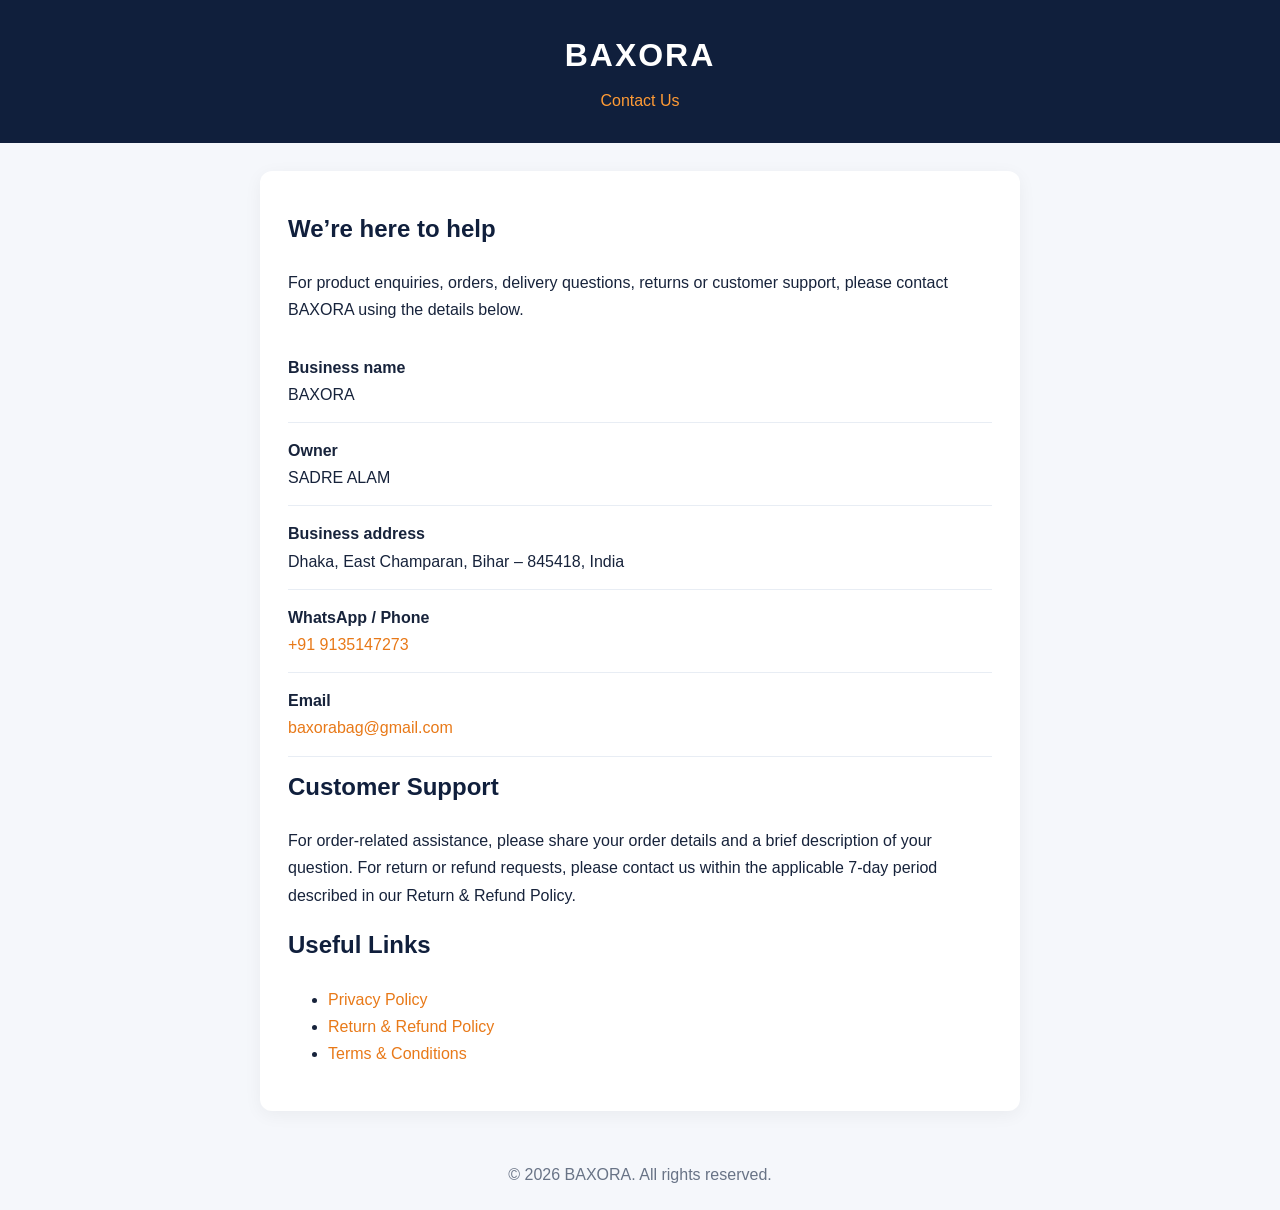
<file: contact.html>
<!DOCTYPE html>
<html lang="en">
<head>
  <meta charset="UTF-8">
  <meta name="viewport" content="width=device-width, initial-scale=1.0">
  <meta name="description" content="Contact BAXORA for product enquiries, orders and customer support.">
  <title>Contact Us | BAXORA</title>
  <style>
    *{box-sizing:border-box}body{margin:0;font-family:Arial,sans-serif;background:#f5f7fb;color:#17233b;line-height:1.7}
    header{background:#101f3c;color:#fff;text-align:center;padding:28px 16px}header h1{margin:0;letter-spacing:2px}header p{color:#ff9b35;margin:5px 0 0}
    main{max-width:760px;margin:28px auto;padding:28px;background:#fff;border-radius:12px;box-shadow:0 4px 18px #0000000d}
    h2{color:#101f3c;margin-top:10px}a{color:#e87918;text-decoration:none}a:hover{text-decoration:underline}
    .contact-item{padding:14px 0;border-bottom:1px solid #e8edf4}footer{text-align:center;padding:22px;color:#687386}
    @media(max-width:600px){main{margin:14px;padding:20px;border-radius:0}header{padding:22px 12px}}
  </style>
</head>
<body>
<header><h1>BAXORA</h1><p>Contact Us</p></header>
<main>
  <h2>We’re here to help</h2>
  <p>For product enquiries, orders, delivery questions, returns or customer support, please contact BAXORA using the details below.</p>

  <div class="contact-item">
    <strong>Business name</strong><br>
    BAXORA
  </div>
  <div class="contact-item">
    <strong>Owner</strong><br>
    SADRE ALAM
  </div>
  <div class="contact-item">
    <strong>Business address</strong><br>
    Dhaka, East Champaran, Bihar – 845418, India
  </div>
  <div class="contact-item">
    <strong>WhatsApp / Phone</strong><br>
    <a href="https://wa.me/919135147273">+91 9135147273</a>
  </div>
  <div class="contact-item">
    <strong>Email</strong><br>
    <a href="mailto:baxorabag@gmail.com">baxorabag@gmail.com</a>
  </div>

  <h2>Customer Support</h2>
  <p>For order-related assistance, please share your order details and a brief description of your question. For return or refund requests, please contact us within the applicable 7-day period described in our Return & Refund Policy.</p>

  <h2>Useful Links</h2>
  <ul>
    <li><a href="privacy.html">Privacy Policy</a></li>
    <li><a href="return-refund.html">Return & Refund Policy</a></li>
    <li><a href="terms.html">Terms & Conditions</a></li>
  </ul>
</main>
<footer>© 2026 BAXORA. All rights reserved.</footer>
</body>
</html>
</file>
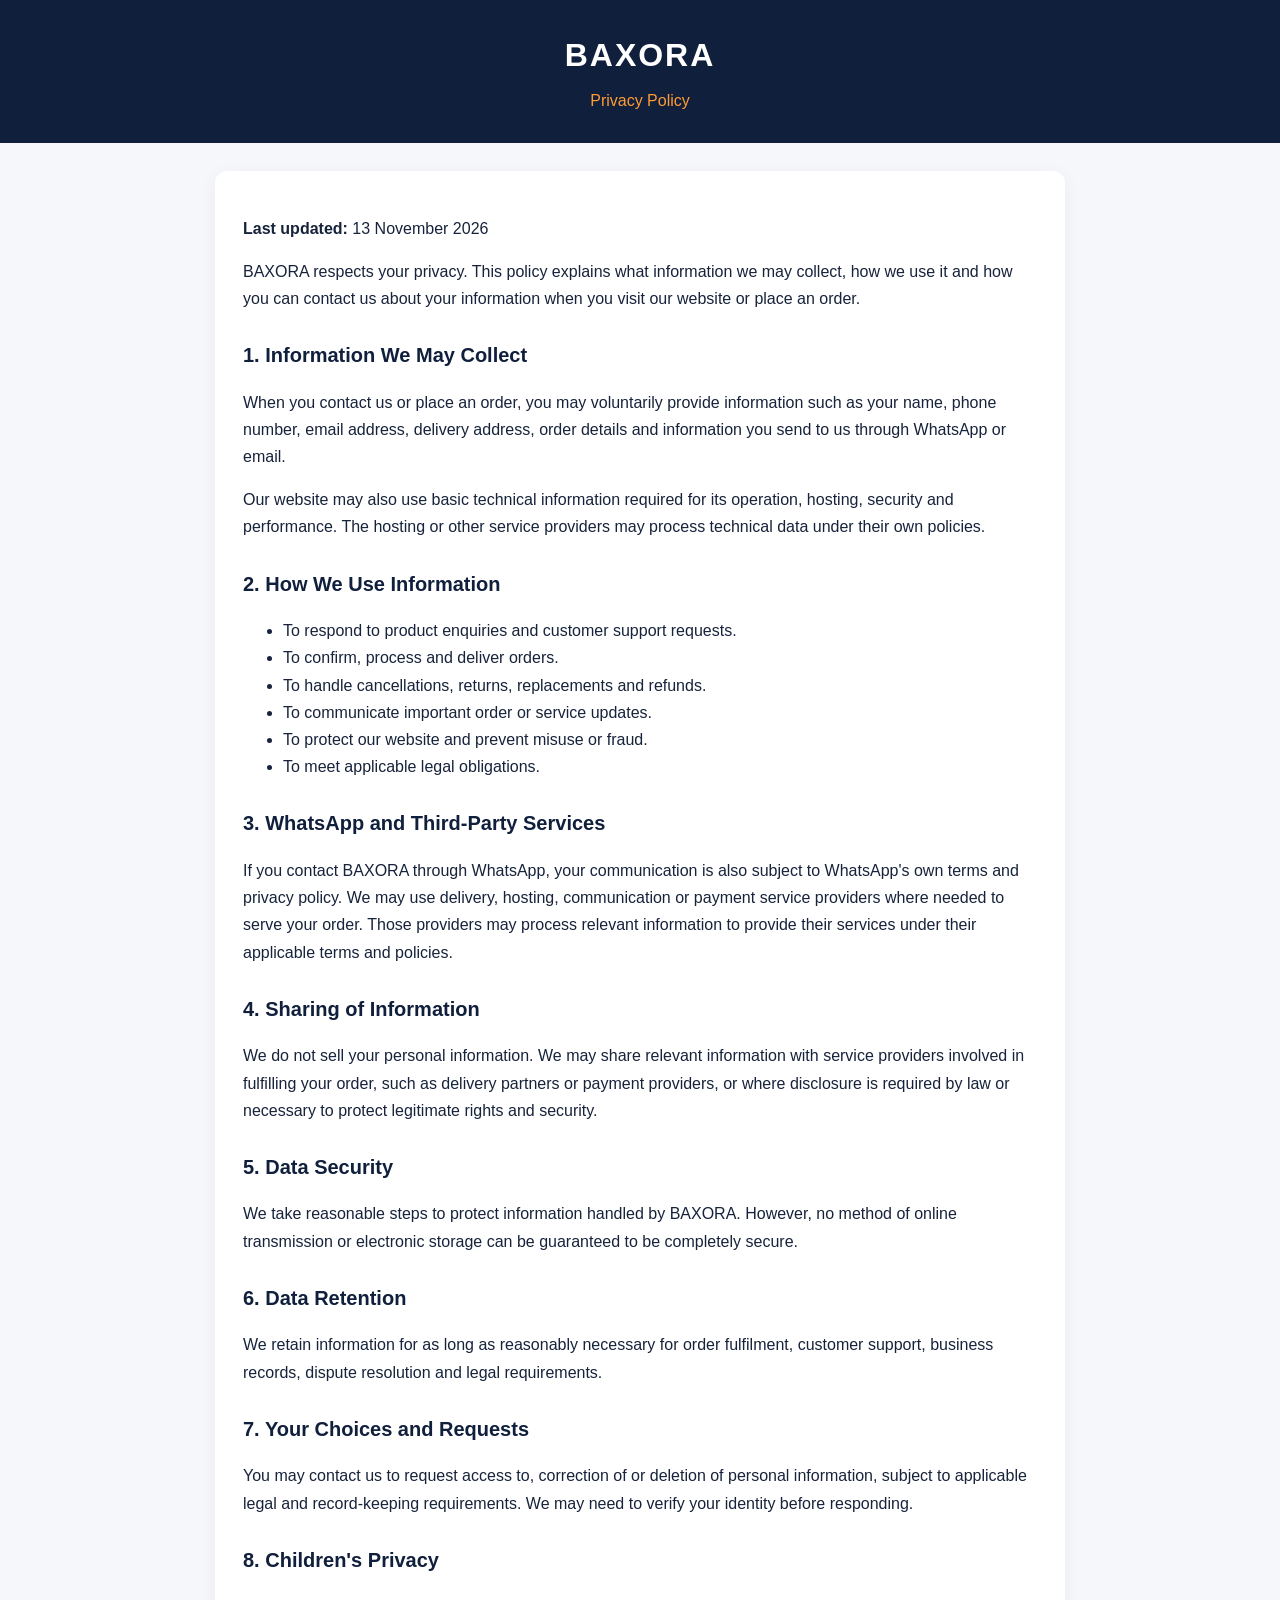
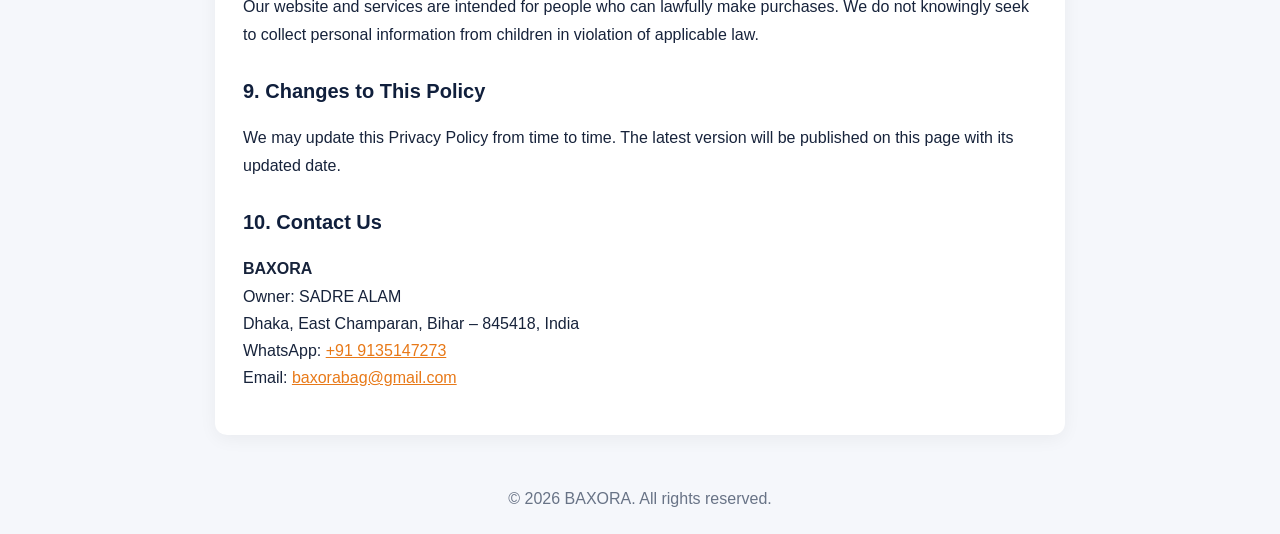
<file: privacy.html>
<!DOCTYPE html>
<html lang="en">
<head>
  <meta charset="UTF-8">
  <meta name="viewport" content="width=device-width, initial-scale=1.0">
  <meta name="description" content="BAXORA Privacy Policy explaining how customer information is handled.">
  <title>Privacy Policy | BAXORA</title>
  <style>
    *{box-sizing:border-box}body{margin:0;font-family:Arial,sans-serif;background:#f5f7fb;color:#17233b;line-height:1.7}
    header{background:#101f3c;color:#fff;text-align:center;padding:28px 16px}header h1{margin:0;letter-spacing:2px}header p{color:#ff9b35;margin:5px 0 0}
    main{max-width:850px;margin:28px auto;padding:28px;background:#fff;border-radius:12px;box-shadow:0 4px 18px #0000000d}
    h2{color:#101f3c;margin-top:26px;font-size:20px}a{color:#e87918}footer{text-align:center;padding:22px;color:#687386}
    @media(max-width:600px){main{margin:14px;padding:20px;border-radius:0}header{padding:22px 12px}}
  </style>
</head>
<body>
<header><h1>BAXORA</h1><p>Privacy Policy</p></header>
<main>
  <p><strong>Last updated:</strong> 13 November 2026</p>
  <p>BAXORA respects your privacy. This policy explains what information we may collect, how we use it and how you can contact us about your information when you visit our website or place an order.</p>

  <h2>1. Information We May Collect</h2>
  <p>When you contact us or place an order, you may voluntarily provide information such as your name, phone number, email address, delivery address, order details and information you send to us through WhatsApp or email.</p>
  <p>Our website may also use basic technical information required for its operation, hosting, security and performance. The hosting or other service providers may process technical data under their own policies.</p>

  <h2>2. How We Use Information</h2>
  <ul>
    <li>To respond to product enquiries and customer support requests.</li>
    <li>To confirm, process and deliver orders.</li>
    <li>To handle cancellations, returns, replacements and refunds.</li>
    <li>To communicate important order or service updates.</li>
    <li>To protect our website and prevent misuse or fraud.</li>
    <li>To meet applicable legal obligations.</li>
  </ul>

  <h2>3. WhatsApp and Third-Party Services</h2>
  <p>If you contact BAXORA through WhatsApp, your communication is also subject to WhatsApp's own terms and privacy policy. We may use delivery, hosting, communication or payment service providers where needed to serve your order. Those providers may process relevant information to provide their services under their applicable terms and policies.</p>

  <h2>4. Sharing of Information</h2>
  <p>We do not sell your personal information. We may share relevant information with service providers involved in fulfilling your order, such as delivery partners or payment providers, or where disclosure is required by law or necessary to protect legitimate rights and security.</p>

  <h2>5. Data Security</h2>
  <p>We take reasonable steps to protect information handled by BAXORA. However, no method of online transmission or electronic storage can be guaranteed to be completely secure.</p>

  <h2>6. Data Retention</h2>
  <p>We retain information for as long as reasonably necessary for order fulfilment, customer support, business records, dispute resolution and legal requirements.</p>

  <h2>7. Your Choices and Requests</h2>
  <p>You may contact us to request access to, correction of or deletion of personal information, subject to applicable legal and record-keeping requirements. We may need to verify your identity before responding.</p>

  <h2>8. Children's Privacy</h2>
  <p>Our website and services are intended for people who can lawfully make purchases. We do not knowingly seek to collect personal information from children in violation of applicable law.</p>

  <h2>9. Changes to This Policy</h2>
  <p>We may update this Privacy Policy from time to time. The latest version will be published on this page with its updated date.</p>

  <h2>10. Contact Us</h2>
  <p><strong>BAXORA</strong><br>Owner: SADRE ALAM<br>Dhaka, East Champaran, Bihar – 845418, India<br>WhatsApp: <a href="https://wa.me/919135147273">+91 9135147273</a><br>Email: <a href="mailto:baxorabag@gmail.com">baxorabag@gmail.com</a></p>
</main>
<footer>© 2026 BAXORA. All rights reserved.</footer>
</body>
</html>
</file>
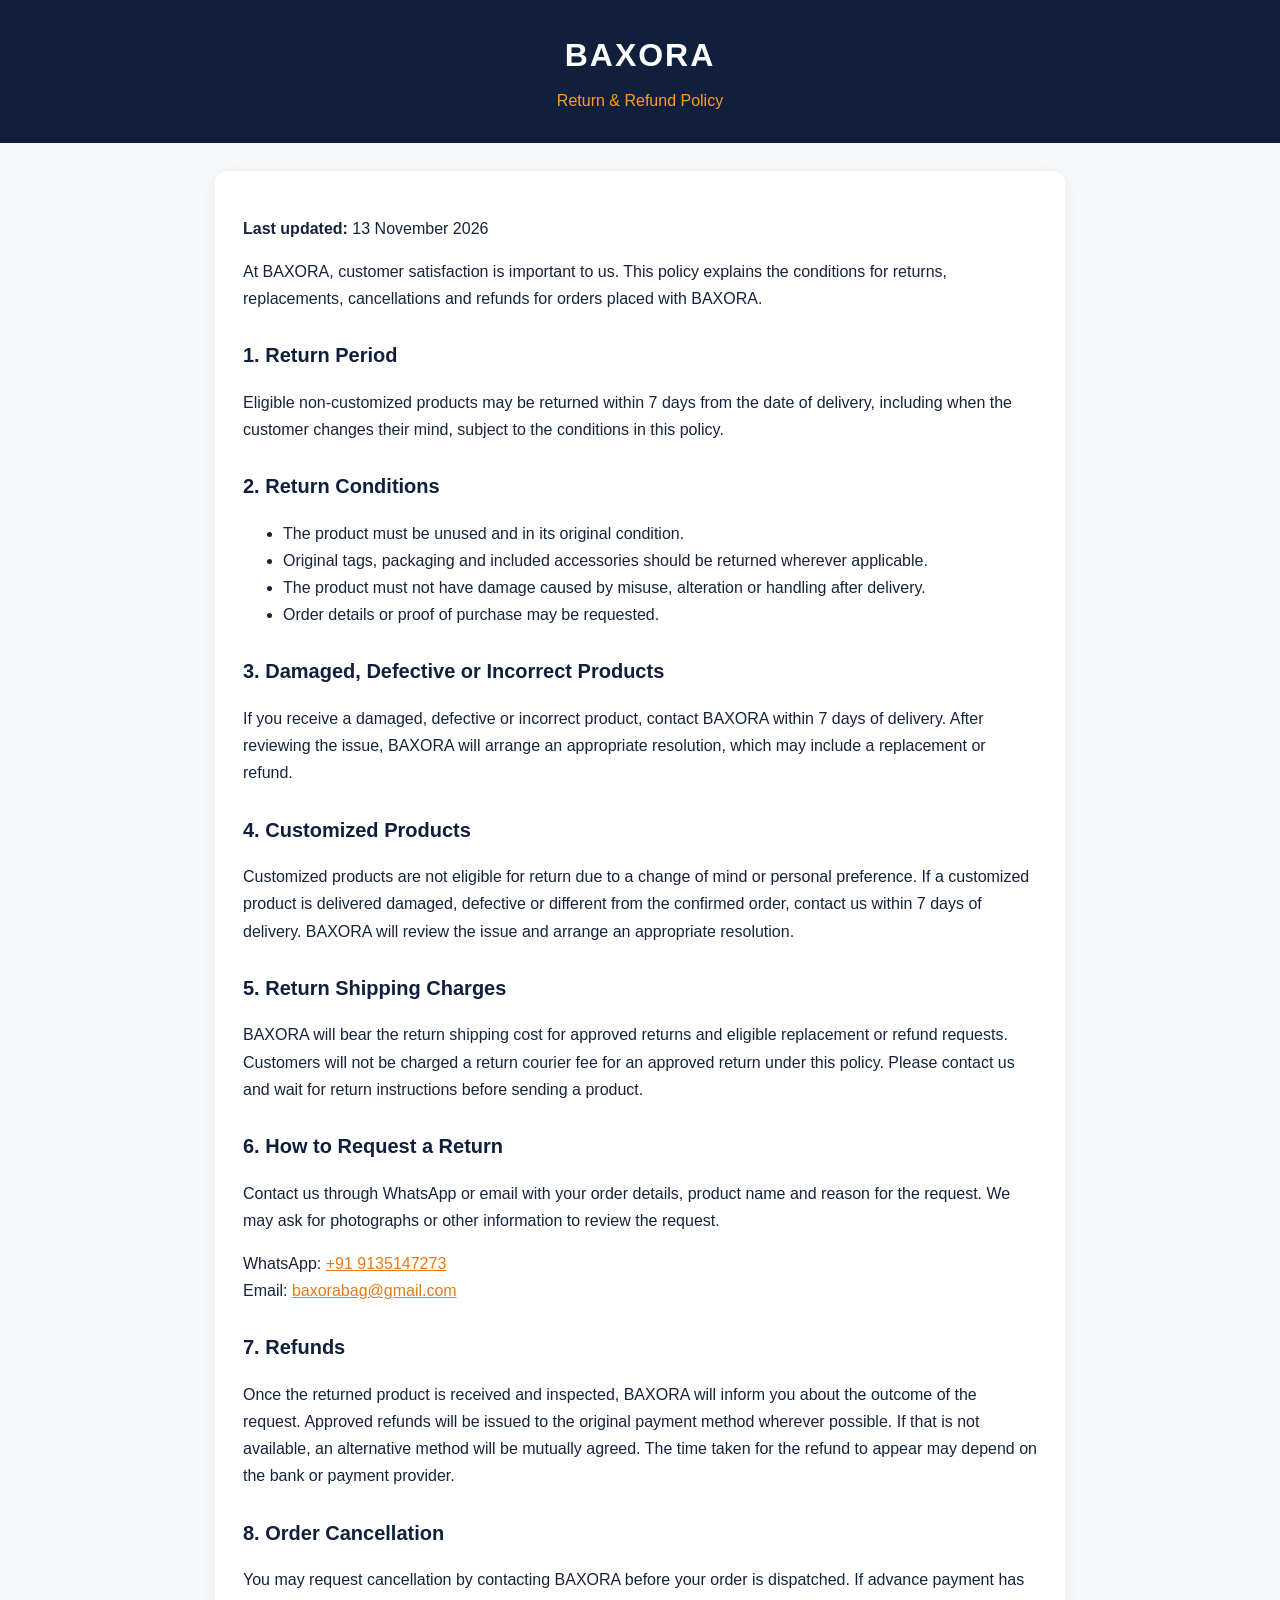
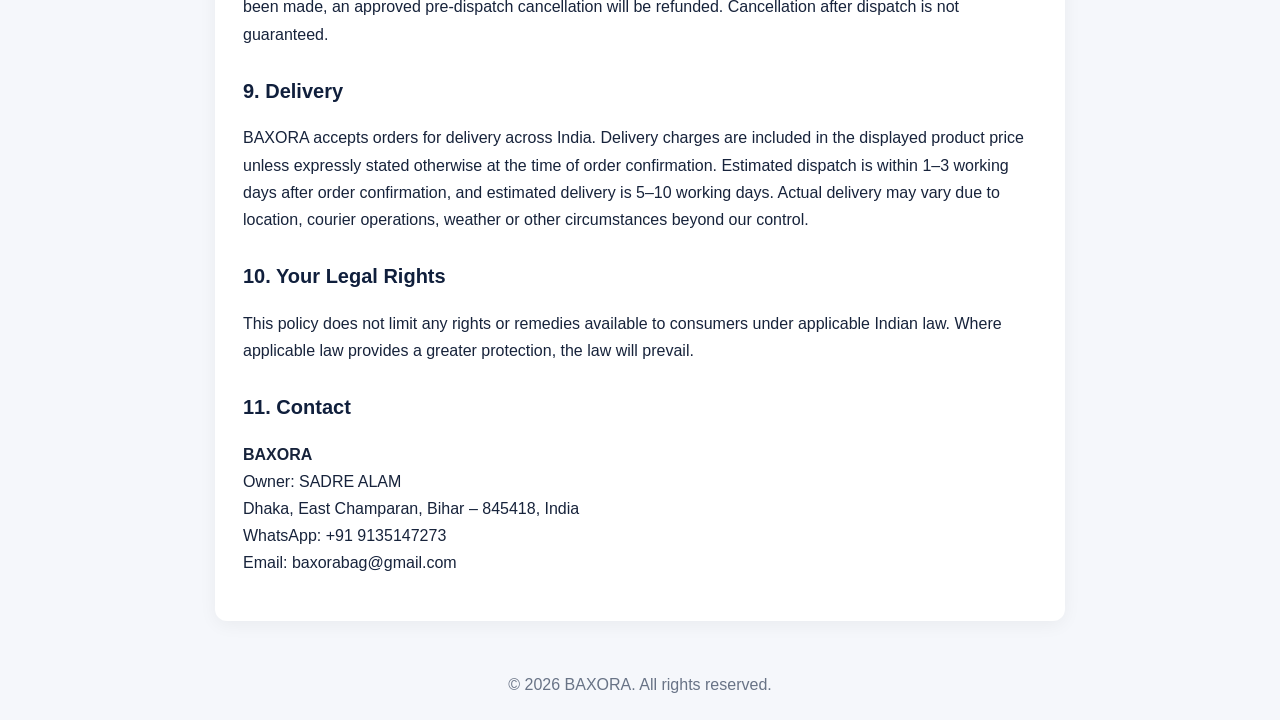
<file: return-refund.html>
<!DOCTYPE html>
<html lang="en">
<head>
  <meta charset="UTF-8">
  <meta name="viewport" content="width=device-width, initial-scale=1.0">
  <meta name="description" content="BAXORA return, replacement, cancellation and refund policy.">
  <title>Return & Refund Policy | BAXORA</title>
  <style>
    *{box-sizing:border-box}body{margin:0;font-family:Arial,sans-serif;background:#f5f7fb;color:#17233b;line-height:1.7}
    header{background:#101f3c;color:#fff;text-align:center;padding:28px 16px}header h1{margin:0;letter-spacing:2px}header p{color:#ff9b35;margin:5px 0 0}
    main{max-width:850px;margin:28px auto;padding:28px;background:#fff;border-radius:12px;box-shadow:0 4px 18px #0000000d}
    h2{color:#101f3c;margin-top:26px;font-size:20px}a{color:#e87918}footer{text-align:center;padding:22px;color:#687386}
    @media(max-width:600px){main{margin:14px;padding:20px;border-radius:0}header{padding:22px 12px}}
  </style>
</head>
<body>
<header><h1>BAXORA</h1><p>Return & Refund Policy</p></header>
<main>
  <p><strong>Last updated:</strong> 13 November 2026</p>
  <p>At BAXORA, customer satisfaction is important to us. This policy explains the conditions for returns, replacements, cancellations and refunds for orders placed with BAXORA.</p>

  <h2>1. Return Period</h2>
  <p>Eligible non-customized products may be returned within 7 days from the date of delivery, including when the customer changes their mind, subject to the conditions in this policy.</p>

  <h2>2. Return Conditions</h2>
  <ul>
    <li>The product must be unused and in its original condition.</li>
    <li>Original tags, packaging and included accessories should be returned wherever applicable.</li>
    <li>The product must not have damage caused by misuse, alteration or handling after delivery.</li>
    <li>Order details or proof of purchase may be requested.</li>
  </ul>

  <h2>3. Damaged, Defective or Incorrect Products</h2>
  <p>If you receive a damaged, defective or incorrect product, contact BAXORA within 7 days of delivery. After reviewing the issue, BAXORA will arrange an appropriate resolution, which may include a replacement or refund.</p>

  <h2>4. Customized Products</h2>
  <p>Customized products are not eligible for return due to a change of mind or personal preference. If a customized product is delivered damaged, defective or different from the confirmed order, contact us within 7 days of delivery. BAXORA will review the issue and arrange an appropriate resolution.</p>

  <h2>5. Return Shipping Charges</h2>
  <p>BAXORA will bear the return shipping cost for approved returns and eligible replacement or refund requests. Customers will not be charged a return courier fee for an approved return under this policy. Please contact us and wait for return instructions before sending a product.</p>

  <h2>6. How to Request a Return</h2>
  <p>Contact us through WhatsApp or email with your order details, product name and reason for the request. We may ask for photographs or other information to review the request.</p>
  <p>WhatsApp: <a href="https://wa.me/919135147273">+91 9135147273</a><br>
  Email: <a href="mailto:baxorabag@gmail.com">baxorabag@gmail.com</a></p>

  <h2>7. Refunds</h2>
  <p>Once the returned product is received and inspected, BAXORA will inform you about the outcome of the request. Approved refunds will be issued to the original payment method wherever possible. If that is not available, an alternative method will be mutually agreed. The time taken for the refund to appear may depend on the bank or payment provider.</p>

  <h2>8. Order Cancellation</h2>
  <p>You may request cancellation by contacting BAXORA before your order is dispatched. If advance payment has been made, an approved pre-dispatch cancellation will be refunded. Cancellation after dispatch is not guaranteed.</p>

  <h2>9. Delivery</h2>
  <p>BAXORA accepts orders for delivery across India. Delivery charges are included in the displayed product price unless expressly stated otherwise at the time of order confirmation. Estimated dispatch is within 1–3 working days after order confirmation, and estimated delivery is 5–10 working days. Actual delivery may vary due to location, courier operations, weather or other circumstances beyond our control.</p>

  <h2>10. Your Legal Rights</h2>
  <p>This policy does not limit any rights or remedies available to consumers under applicable Indian law. Where applicable law provides a greater protection, the law will prevail.</p>

  <h2>11. Contact</h2>
  <p><strong>BAXORA</strong><br>Owner: SADRE ALAM<br>Dhaka, East Champaran, Bihar – 845418, India<br>WhatsApp: +91 9135147273<br>Email: baxorabag@gmail.com</p>
</main>
<footer>© 2026 BAXORA. All rights reserved.</footer>
</body>
</html>
</file>
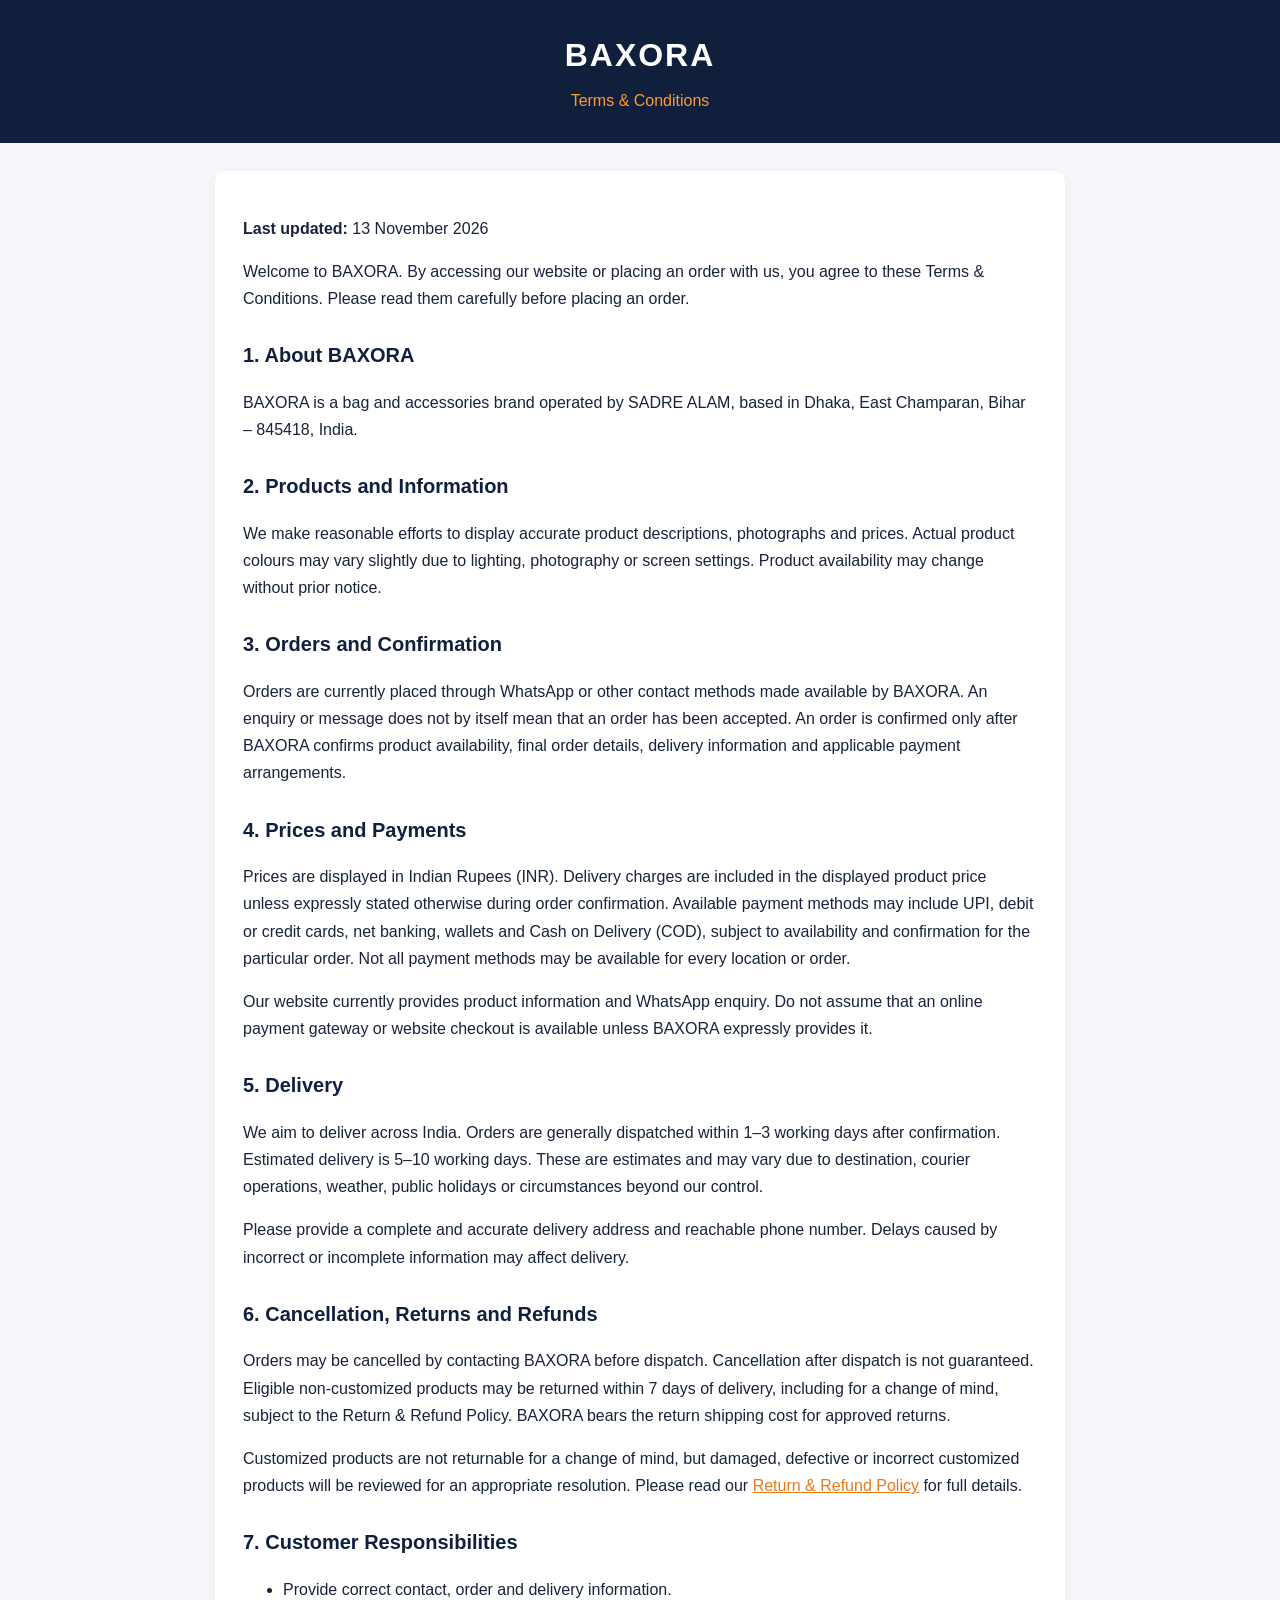
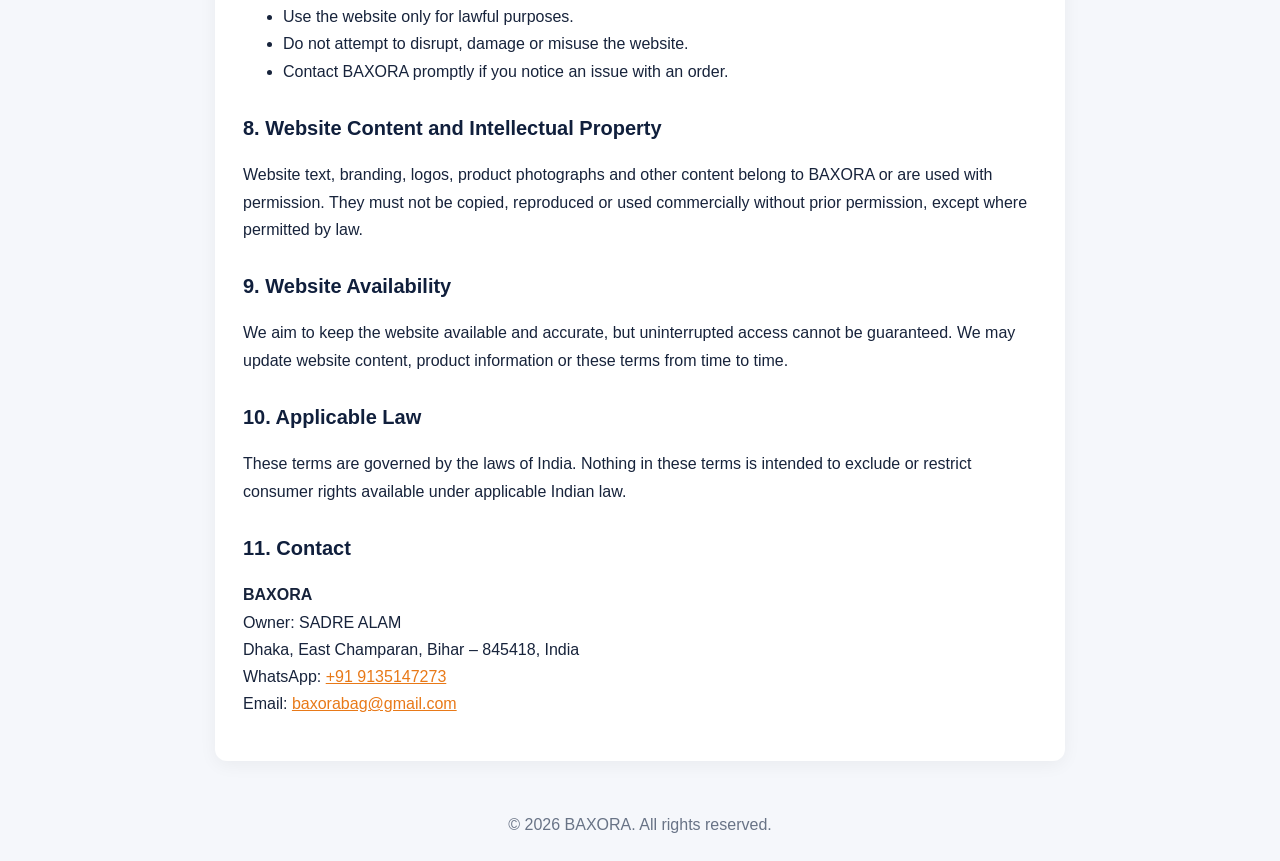
<file: terms.html>
<!DOCTYPE html>
<html lang="en">
<head>
  <meta charset="UTF-8">
  <meta name="viewport" content="width=device-width, initial-scale=1.0">
  <meta name="description" content="BAXORA website terms and conditions.">
  <title>Terms & Conditions | BAXORA</title>
  <style>
    *{box-sizing:border-box}body{margin:0;font-family:Arial,sans-serif;background:#f5f7fb;color:#17233b;line-height:1.7}
    header{background:#101f3c;color:#fff;text-align:center;padding:28px 16px}header h1{margin:0;letter-spacing:2px}header p{color:#ff9b35;margin:5px 0 0}
    main{max-width:850px;margin:28px auto;padding:28px;background:#fff;border-radius:12px;box-shadow:0 4px 18px #0000000d}
    h2{color:#101f3c;margin-top:26px;font-size:20px}a{color:#e87918}footer{text-align:center;padding:22px;color:#687386}
    @media(max-width:600px){main{margin:14px;padding:20px;border-radius:0}header{padding:22px 12px}}
  </style>
</head>
<body>
<header><h1>BAXORA</h1><p>Terms & Conditions</p></header>
<main>
  <p><strong>Last updated:</strong> 13 November 2026</p>
  <p>Welcome to BAXORA. By accessing our website or placing an order with us, you agree to these Terms & Conditions. Please read them carefully before placing an order.</p>

  <h2>1. About BAXORA</h2>
  <p>BAXORA is a bag and accessories brand operated by SADRE ALAM, based in Dhaka, East Champaran, Bihar – 845418, India.</p>

  <h2>2. Products and Information</h2>
  <p>We make reasonable efforts to display accurate product descriptions, photographs and prices. Actual product colours may vary slightly due to lighting, photography or screen settings. Product availability may change without prior notice.</p>

  <h2>3. Orders and Confirmation</h2>
  <p>Orders are currently placed through WhatsApp or other contact methods made available by BAXORA. An enquiry or message does not by itself mean that an order has been accepted. An order is confirmed only after BAXORA confirms product availability, final order details, delivery information and applicable payment arrangements.</p>

  <h2>4. Prices and Payments</h2>
  <p>Prices are displayed in Indian Rupees (INR). Delivery charges are included in the displayed product price unless expressly stated otherwise during order confirmation. Available payment methods may include UPI, debit or credit cards, net banking, wallets and Cash on Delivery (COD), subject to availability and confirmation for the particular order. Not all payment methods may be available for every location or order.</p>
  <p>Our website currently provides product information and WhatsApp enquiry. Do not assume that an online payment gateway or website checkout is available unless BAXORA expressly provides it.</p>

  <h2>5. Delivery</h2>
  <p>We aim to deliver across India. Orders are generally dispatched within 1–3 working days after confirmation. Estimated delivery is 5–10 working days. These are estimates and may vary due to destination, courier operations, weather, public holidays or circumstances beyond our control.</p>
  <p>Please provide a complete and accurate delivery address and reachable phone number. Delays caused by incorrect or incomplete information may affect delivery.</p>

  <h2>6. Cancellation, Returns and Refunds</h2>
  <p>Orders may be cancelled by contacting BAXORA before dispatch. Cancellation after dispatch is not guaranteed. Eligible non-customized products may be returned within 7 days of delivery, including for a change of mind, subject to the Return & Refund Policy. BAXORA bears the return shipping cost for approved returns.</p>
  <p>Customized products are not returnable for a change of mind, but damaged, defective or incorrect customized products will be reviewed for an appropriate resolution. Please read our <a href="return-refund.html">Return & Refund Policy</a> for full details.</p>

  <h2>7. Customer Responsibilities</h2>
  <ul>
    <li>Provide correct contact, order and delivery information.</li>
    <li>Use the website only for lawful purposes.</li>
    <li>Do not attempt to disrupt, damage or misuse the website.</li>
    <li>Contact BAXORA promptly if you notice an issue with an order.</li>
  </ul>

  <h2>8. Website Content and Intellectual Property</h2>
  <p>Website text, branding, logos, product photographs and other content belong to BAXORA or are used with permission. They must not be copied, reproduced or used commercially without prior permission, except where permitted by law.</p>

  <h2>9. Website Availability</h2>
  <p>We aim to keep the website available and accurate, but uninterrupted access cannot be guaranteed. We may update website content, product information or these terms from time to time.</p>

  <h2>10. Applicable Law</h2>
  <p>These terms are governed by the laws of India. Nothing in these terms is intended to exclude or restrict consumer rights available under applicable Indian law.</p>

  <h2>11. Contact</h2>
  <p><strong>BAXORA</strong><br>Owner: SADRE ALAM<br>Dhaka, East Champaran, Bihar – 845418, India<br>WhatsApp: <a href="https://wa.me/919135147273">+91 9135147273</a><br>Email: <a href="mailto:baxorabag@gmail.com">baxorabag@gmail.com</a></p>
</main>
<footer>© 2026 BAXORA. All rights reserved.</footer>
</body>
</html>
</file>
